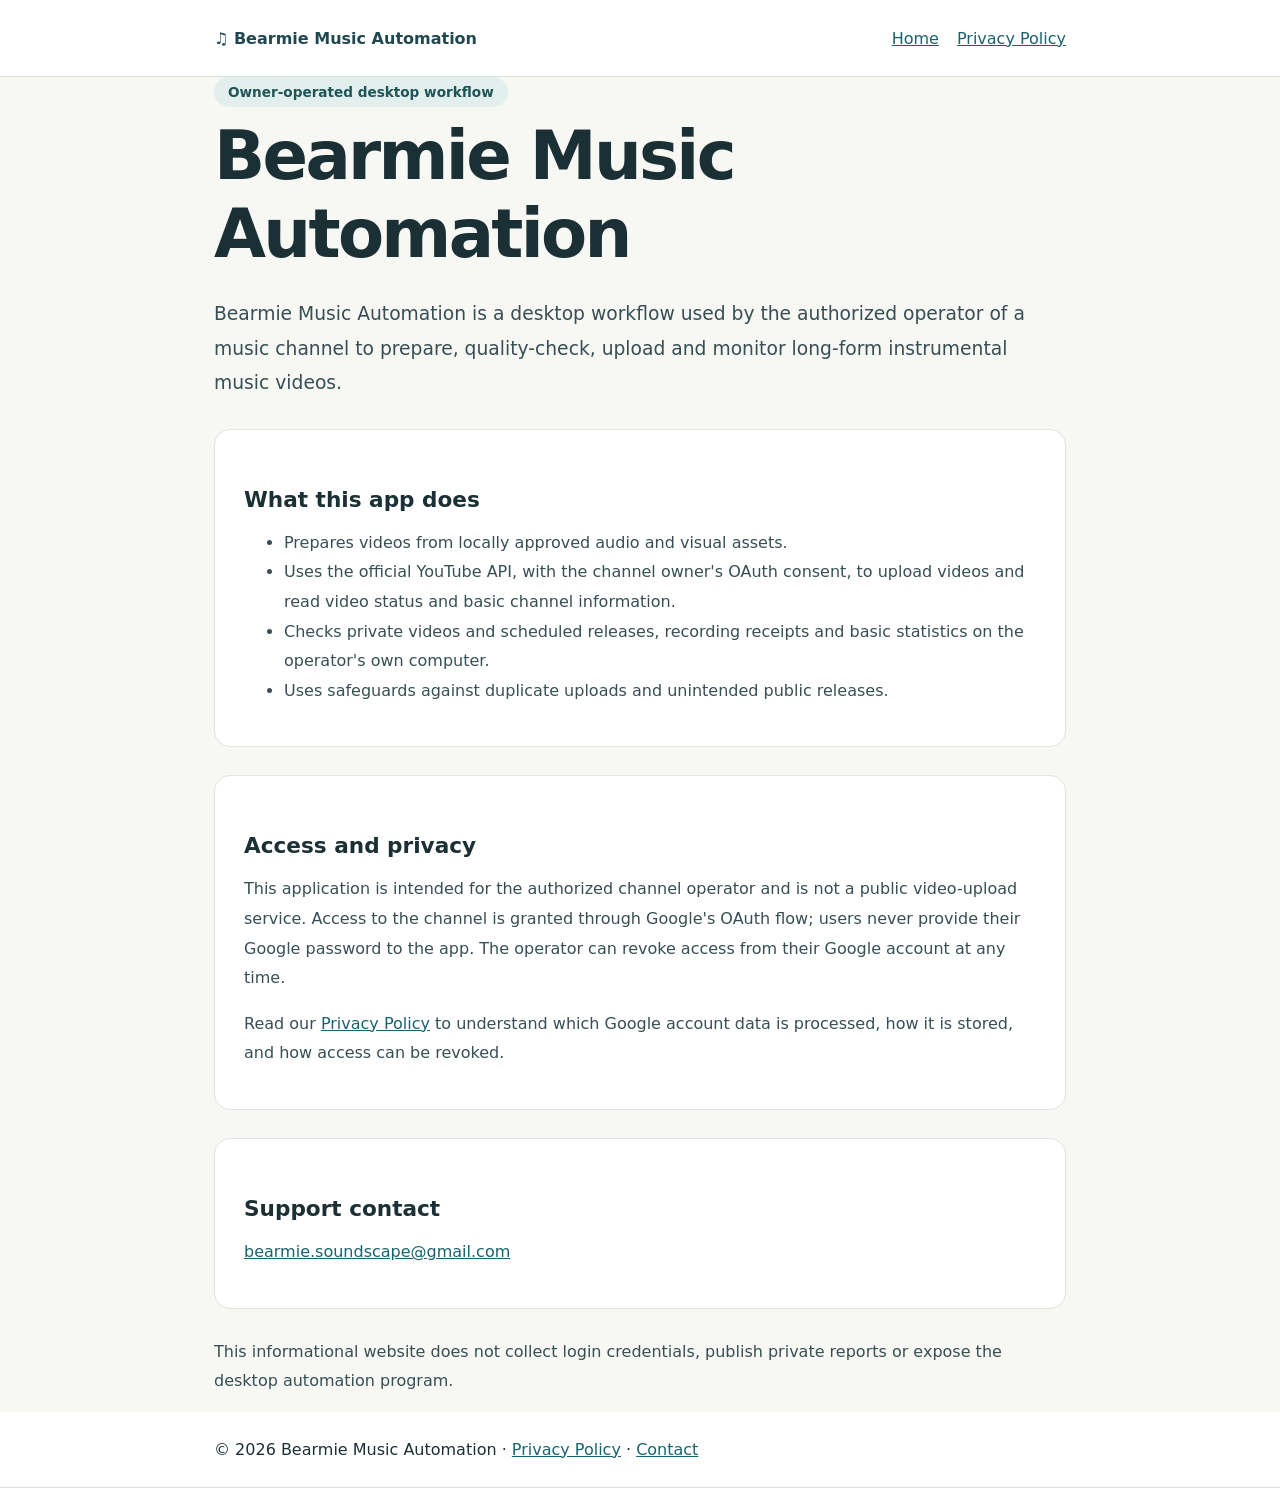
<file: index.html>
<!doctype html><html lang="en"><head><meta charset="utf-8"><meta name="viewport" content="width=device-width,initial-scale=1"><meta name="description" content="Bearmie Music Automation: owner-operated YouTube music-video management workflow."><title>Bearmie Music Automation</title><link rel="stylesheet" href="/style.css"></head><body>
<header><div class="wrap"><a class="brand" href="/">♫ Bearmie Music Automation</a><nav><a href="/">Home</a><a href="/privacy.html">Privacy Policy</a></nav></div></header><main class="wrap"><span class="tag">Owner-operated desktop workflow</span><h1>Bearmie Music Automation</h1><p class="lead">Bearmie Music Automation is a desktop workflow used by the authorized operator of a music channel to prepare, quality-check, upload and monitor long-form instrumental music videos.</p>
<section class="card"><h2>What this app does</h2><ul><li>Prepares videos from locally approved audio and visual assets.</li><li>Uses the official YouTube API, with the channel owner's OAuth consent, to upload videos and read video status and basic channel information.</li><li>Checks private videos and scheduled releases, recording receipts and basic statistics on the operator's own computer.</li><li>Uses safeguards against duplicate uploads and unintended public releases.</li></ul></section>
<section class="card"><h2>Access and privacy</h2><p>This application is intended for the authorized channel operator and is not a public video-upload service. Access to the channel is granted through Google's OAuth flow; users never provide their Google password to the app. The operator can revoke access from their Google account at any time.</p><p>Read our <a href="/privacy.html">Privacy Policy</a> to understand which Google account data is processed, how it is stored, and how access can be revoked.</p></section>
<section class="card"><h2>Support contact</h2><p><a href="mailto:bearmie.soundscape@gmail.com">bearmie.soundscape@gmail.com</a></p></section><p>This informational website does not collect login credentials, publish private reports or expose the desktop automation program.</p></main><footer><div class="wrap">© 2026 Bearmie Music Automation · <a href="/privacy.html">Privacy Policy</a> · <a href="mailto:bearmie.soundscape@gmail.com">Contact</a></div></footer></body></html>
</file>
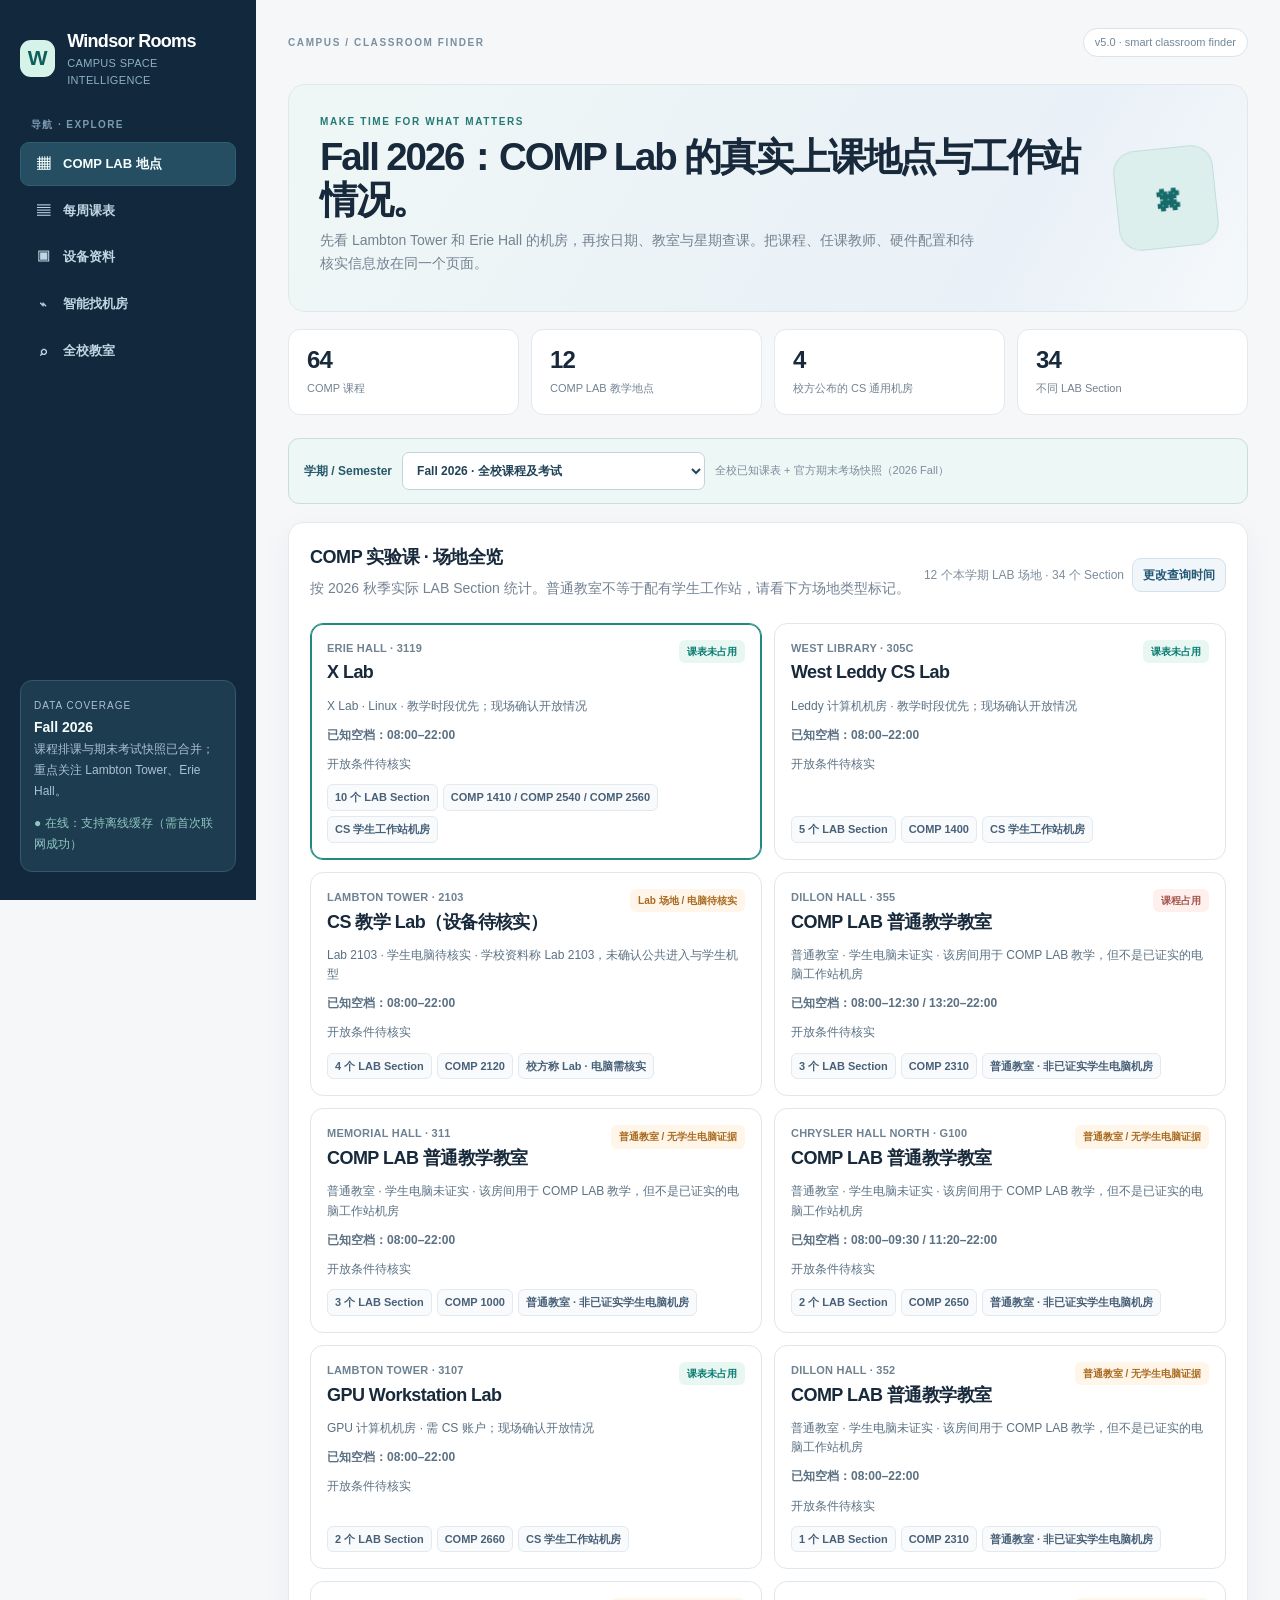
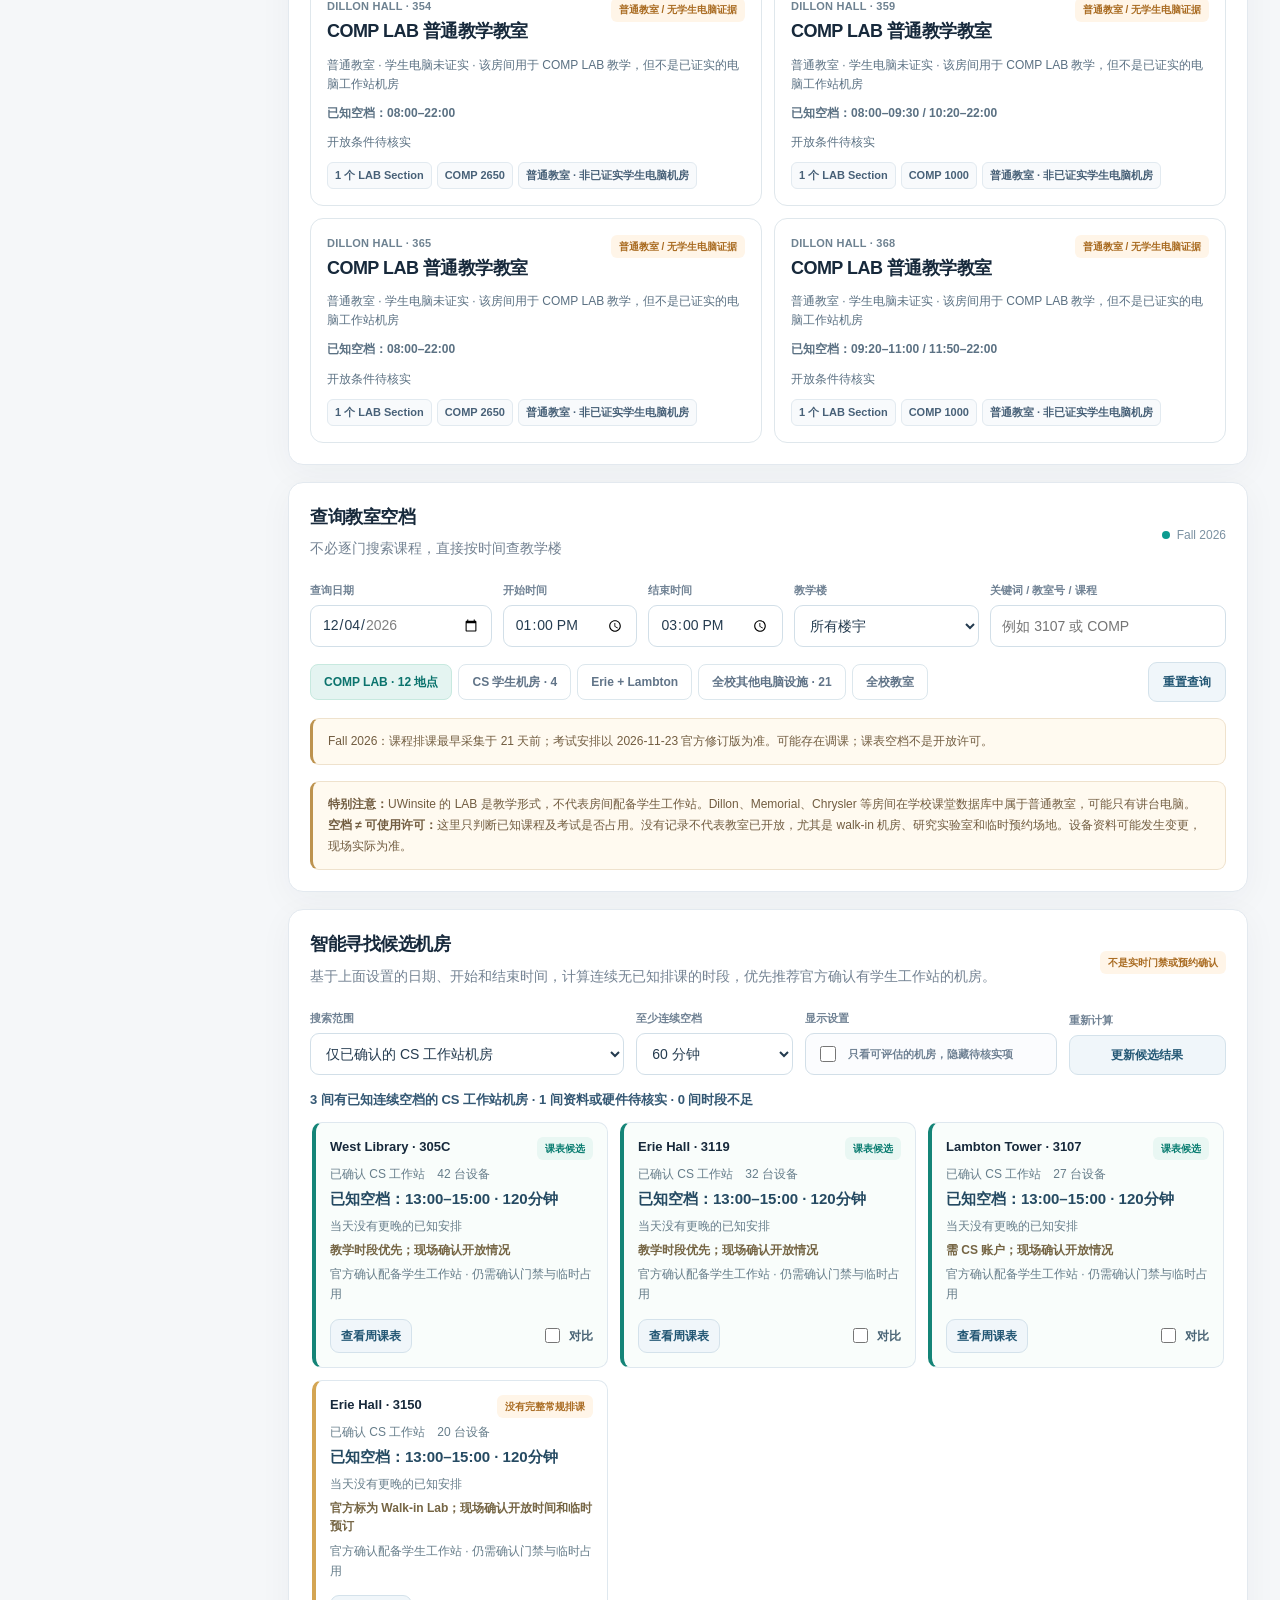
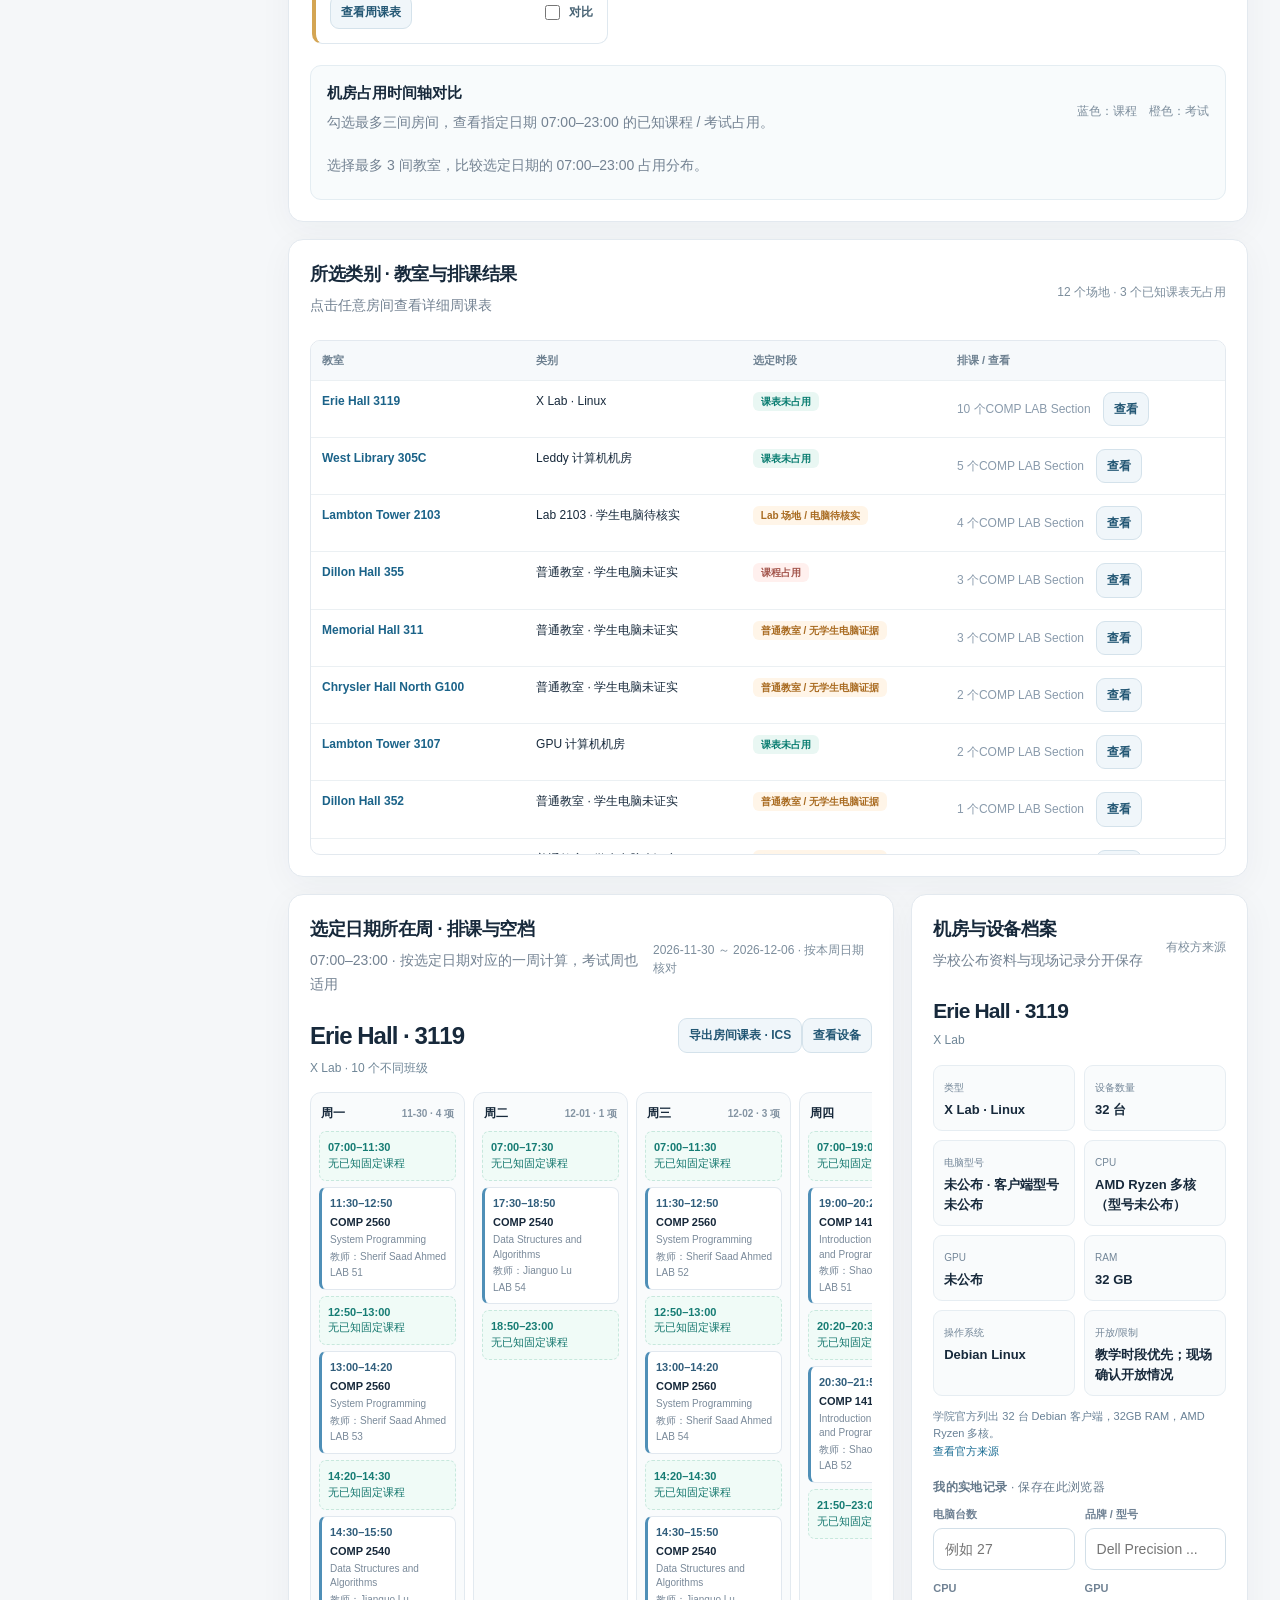
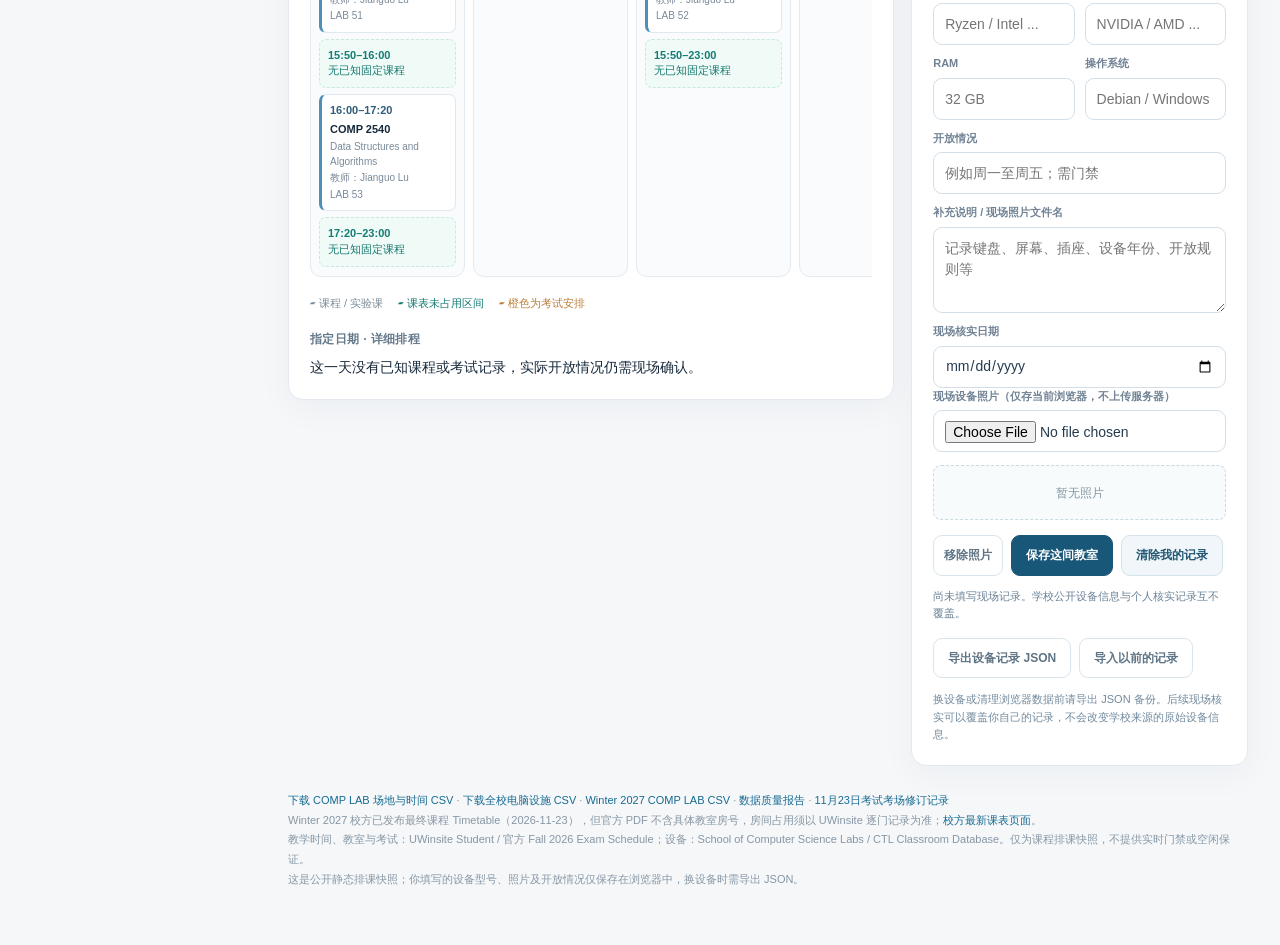
<file: windsor-rooms/index.html>
<!doctype html><html lang="zh-CN"><head>
<meta charset="utf-8"/><meta name="robots" content="noindex,nofollow"/><meta name="referrer" content="strict-origin-when-cross-origin"/><meta name="viewport" content="width=device-width,initial-scale=1"/>
<meta name="color-scheme" content="light"/><title>Windsor Rooms · 教室空档和电脑机房</title>
<link rel="stylesheet" href="./styles.css"/><link rel="manifest" href="./manifest.webmanifest"/><link rel="icon" type="image/svg+xml" href="./icon.svg"/><meta name="theme-color" content="#143a4e"/>
</head><body>
<div class="layout">
<aside class="sidebar">
 <div class="brand"><div class="brand-icon">W</div><div><div class="brand-name">Windsor Rooms</div><div class="brand-small">CAMPUS SPACE INTELLIGENCE</div></div></div>
 <nav><div class="nav-title">导航 · Explore</div>
 <button class="nav-link active" data-scroll="focus"><span class="mark">▦</span>COMP LAB 地点</button>
 <button class="nav-link" data-scroll="weekly"><span class="mark">▤</span>每周课表</button>
 <button class="nav-link" data-scroll="inventory"><span class="mark">▣</span>设备资料</button>
 <button class="nav-link" data-scroll="smartSearch"><span class="mark">⌁</span>智能找机房</button>
 <button class="nav-link" data-scroll="all"><span class="mark">⌕</span>全校教室</button>
 </nav>
 <div class="nav-note"><div style="font-size:10px;letter-spacing:.1em">DATA COVERAGE</div><strong><span id="navTerm">Fall 2026</span></strong><div>课程排课与期末考试快照已合并；重点关注 Lambton Tower、Erie Hall。</div><div style="margin-top:11px;color:#8fc6c1"><span id="offlineState">● 首次联网访问后，可缓存离线课表</span></div></div>
</aside>
<main class="workspace">
 <div class="topline"><span class="eyebrow">CAMPUS / CLASSROOM FINDER</span><span class="version">v5.0 · smart classroom finder</span></div>
 <div class="hero"><div><div class="eyebrow" style="color:#237a76">MAKE TIME FOR WHAT MATTERS</div><h1><span id="termHero">Fall 2026</span>：COMP Lab 的真实上课地点与工作站情况。</h1><p class="subtext">先看 Lambton Tower 和 Erie Hall 的机房，再按日期、教室与星期查课。把课程、任课教师、硬件配置和待核实信息放在同一个页面。</p></div><div class="hero-symbol">⌘</div></div>
 <div class="metrics">
  <div class="metric"><strong id="mCourses">—</strong><small>COMP 课程</small></div>
  <div class="metric"><strong id="mRooms">—</strong><small>COMP LAB 教学地点</small></div>
  <div class="metric"><strong id="mLabs">—</strong><small>校方公布的 CS 通用机房</small></div>
  <div class="metric"><strong id="mEvents">—</strong><small>不同 LAB Section</small></div>
 </div>
 <div class="term-switch"><label for="termPicker">学期 / Semester</label><select id="termPicker" aria-label="选择学期"><option value="fall2026">Fall 2026 · 全校课程及考试</option><option value="winter2027">Winter 2027 · COMP 课程地点（其他占用未知）</option></select><span id="coverageFlag" class="meta">加载课表中…</span></div>
 <section class="panel" id="focus">
  <div class="heading"><div><h2>COMP 实验课 · 场地全览</h2><p class="subtext" id="focusCaption">按 2026 秋季实际 LAB Section 统计。普通教室不等于配有学生工作站，请看下方场地类型标记。</p></div><div style="display:flex;gap:8px;align-items:center;flex-wrap:wrap"><span class="meta" id="focusCount"></span><button class="btn secondary tiny" id="jumpFilters">更改查询时间</button></div></div>
  <div class="lab-grid" id="labCards"></div>
 </section>
 <section class="panel" id="filters">
  <div class="heading"><div><h2>查询教室空档</h2><p class="subtext">不必逐门搜索课程，直接按时间查教学楼</p></div><div class="title-side"><i class="small-dot"></i><span id="termLabel">Fall 2026</span></div></div>
  <div class="filters">
   <div class="field"><label for="date">查询日期</label><input id="date" type="date" value="2026-11-13" min="2026-09-01" max="2026-12-22"/></div>
   <div class="field"><label for="from">开始时间</label><input id="from" type="time" value="13:00"/></div>
   <div class="field"><label for="to">结束时间</label><input id="to" type="time" value="15:00"/></div>
   <div class="field"><label for="building">教学楼</label><select id="building"></select></div>
   <div class="field"><label for="keyword">关键词 / 教室号 / 课程</label><input id="keyword" placeholder="例如 3107 或 COMP"/></div>
  </div>
  <div class="toolbar">
   <div class="segments" role="group" aria-label="房间范围">
    <button class="segment active" id="filterComp">COMP LAB · 12 地点</button>
    <button class="segment" id="filterLabs">CS 学生机房 · 4</button>
    <button class="segment" id="filterFocus">Erie + Lambton</button>
    <button class="segment" id="filterOther">全校其他电脑设施 · <span id="schoolLabCount">17</span></button>
    <button class="segment" id="filterAll">全校教室</button>
   </div>
   <button class="btn secondary" id="btnReset">重置查询</button>
  </div>
  <div class="notice" id="termValidity" role="status" aria-live="polite">正在核验课表覆盖范围…</div>
  <div class="notice" id="connectivityBanner" role="status" style="display:none"></div>
  <div class="notice"><b>特别注意：</b>UWinsite 的 LAB 是教学形式，不代表房间配备学生工作站。Dillon、Memorial、Chrysler 等房间在学校课堂数据库中属于普通教室，可能只有讲台电脑。<br><b>空档 ≠ 可使用许可：</b>这里只判断已知课程及考试是否占用。没有记录不代表教室已开放，尤其是 walk-in 机房、研究实验室和临时预约场地。设备资料可能发生变更，现场实际为准。</div>
 </section>
 <section class="panel" id="smartSearch">
  <div class="heading"><div><h2>智能寻找候选机房</h2><p class="subtext">基于上面设置的日期、开始和结束时间，计算连续无已知排课的时段，优先推荐官方确认有学生工作站的机房。</p></div><span class="pill caution">不是实时门禁或预约确认</span></div>
  <div class="smart-controls">
    <div class="field"><label for="smartScope">搜索范围</label><select id="smartScope"><option value="verified">仅已确认的 CS 工作站机房</option><option value="comp">12 个 COMP LAB 教学地点（含普通教室）</option><option value="facilities">全部已知电脑设施（含限制使用）</option><option value="all">全校已知房间（包括普通教室）</option></select></div>
    <div class="field"><label for="smartMin">至少连续空档</label><select id="smartMin"><option value="30">30 分钟</option><option value="45">45 分钟</option><option value="60" selected>60 分钟</option><option value="90">90 分钟</option><option value="120">120 分钟</option><option value="180">180 分钟</option></select></div>
    <div class="field"><label for="smartHideUncertain">显示设置</label><label class="smart-checkbox"><input type="checkbox" id="smartHideUncertain"/> 只看可评估的机房，隐藏待核实项</label></div>
    <div class="field"><label>重新计算</label><button id="smartRefresh" class="btn secondary" type="button">更新候选结果</button></div>
  </div>
  <div id="smartCount" aria-live="polite" class="smart-count"></div>
  <div id="smartResults" class="smart-grid"></div>
  <div class="smart-compare-wrap"><div class="heading"><div><h3>机房占用时间轴对比</h3><p class="subtext">勾选最多三间房间，查看指定日期 07:00–23:00 的已知课程 / 考试占用。</p></div><span class="meta">蓝色：课程　橙色：考试</span></div><div id="smartCompare"></div></div>
 </section>
 <section class="panel" id="all">
  <div class="heading"><div><h2>所选类别 · 教室与排课结果</h2><p class="subtext">点击任意房间查看详细周课表</p></div><span class="meta" id="allCount"></span></div>
  <div class="roomlist"><table><thead><tr><th>教室</th><th>类别</th><th>选定时段</th><th>排课 / 查看</th></tr></thead><tbody id="roomRows"></tbody></table></div>
 </section>
 <div class="two-col">
  <section class="panel" id="weekly">
   <div class="heading"><div><h2>选定日期所在周 · 排课与空档</h2><p class="subtext">07:00–23:00 · 按选定日期对应的一周计算，考试周也适用</p></div><span class="meta" id="weekCaption">星期一至日</span></div>
   <div class="section-intro"><div><div class="room-heading" id="selectedTitle">Erie Hall · 3119</div><div class="room-sub" id="selectedSub"></div></div><div class="actions" style="margin:0"><button class="btn secondary tiny" type="button" id="exportRoomICS">导出房间课表 · ICS</button><button class="btn secondary tiny" type="button" id="jumpSpecs">查看设备</button></div></div>
   <div class="week-scroll"><div class="week" id="weeklyGrid"></div></div>
   <div class="room-day-legend"><span>▰ 课程 / 实验课</span><span style="color:#167c74">▰ 课表未占用区间</span><span style="color:#ba7c35">▰ 橙色为考试安排</span></div>
   <div class="note-title">指定日期 · 详细排程</div><div class="cards" id="dateEvents"></div>
  </section>
  <section class="panel" id="inventory">
   <div class="heading"><div><h2>机房与设备档案</h2><p class="subtext">学校公布资料与现场记录分开保存</p></div><span class="meta" id="sourceFlag"></span></div>
   <div class="room-heading" style="font-size:21px" id="hardwareName"></div><div class="room-sub" id="hardwareSubtitle"></div>
   <div class="detail-row" id="officialSpecs"></div>
   <div class="source" id="officialSource"></div>
   <div class="note-title">我的实地记录 <span class="muted" style="font-weight:500">· 保存在此浏览器</span></div>
   <form id="hardwareForm">
    <div class="note-form">
     <div class="field"><label for="deviceCount">电脑台数</label><input id="deviceCount" placeholder="例如 27" inputmode="numeric"/></div>
     <div class="field"><label for="model">品牌 / 型号</label><input id="model" placeholder="Dell Precision ..."/></div>
     <div class="field"><label for="cpu">CPU</label><input id="cpu" placeholder="Ryzen / Intel ..."/></div>
     <div class="field"><label for="gpu">GPU</label><input id="gpu" placeholder="NVIDIA / AMD ..."/></div>
     <div class="field"><label for="memory">RAM</label><input id="memory" placeholder="32 GB"/></div>
     <div class="field"><label for="os">操作系统</label><input id="os" placeholder="Debian / Windows ..."/></div>
     <div class="field wide"><label for="access">开放情况</label><input id="access" placeholder="例如周一至周五；需门禁"/></div>
     <div class="field wide"><label for="notes">补充说明 / 现场照片文件名</label><textarea id="notes" rows="3" placeholder="记录键盘、屏幕、插座、设备年份、开放规则等"></textarea></div>
     <div class="field wide"><label for="checked">现场核实日期</label><input id="checked" type="date"/></div>
    </div>
    <div class="field wide"><label for="roomPhoto">现场设备照片（仅存当前浏览器，不上传服务器）</label><input id="roomPhoto" type="file" accept="image/jpeg,image/png,image/webp"/><div id="roomPhotoPreview" class="photo-preview">暂无照片</div></div>
    <div class="form-tools"><button type="button" id="photoClear" class="btn ghost tiny">移除照片</button><button type="submit" class="btn">保存这间教室</button><button type="button" class="btn secondary" id="clearNote">清除我的记录</button></div>
   </form>
   <div class="source" id="localStatus">数据仅保存在这个浏览器的本地存储中，不上传给学校。</div>
   <div class="form-tools"><button class="btn ghost" id="exportNotes">导出设备记录 JSON</button><button class="btn ghost" id="importNotes">导入以前的记录</button><input type="file" id="importFile" accept=".json,application/json" hidden/></div>
   <div class="info-note">换设备或清理浏览器数据前请导出 JSON 备份。后续现场核实可以覆盖你自己的记录，不会改变学校来源的原始设备信息。</div>
  </section>
 </div>
 <footer><a href="./comp-labs.csv" download>下载 COMP LAB 场地与时间 CSV</a> · <a href="./labs.csv" download>下载全校电脑设施 CSV</a> · <a href="./winter-comp-labs.csv" download>Winter 2027 COMP LAB CSV</a> · <a href="./quality.json" target="_blank" rel="noopener noreferrer">数据质量报告</a> · <a href="./exam-changes-20261123.json" target="_blank" rel="noopener noreferrer">11月23日考试考场修订记录</a><br>Winter 2027 校方已发布最终课程 Timetable（2026-11-23），但官方 PDF 不含具体教室房号，房间占用须以 UWinsite 逐门记录为准；<a href="https://www.uwindsor.ca/registrar/541/timetable-information" target="_blank" rel="noopener noreferrer">校方最新课表页面</a>。<br>教学时间、教室与考试：UWinsite Student / 官方 Fall 2026 Exam Schedule；设备：School of Computer Science Labs / CTL Classroom Database。仅为课程排课快照，不提供实时门禁或空闲保证。<br>这是公开静态排课快照；你填写的设备型号、照片及开放情况仅保存在浏览器中，换设备时需导出 JSON。</footer>
</main></div>
<div id="toast" role="status"></div>
<div id="loadStatus" style="position:fixed;bottom:24px;left:24px;background:white;padding:10px;border:1px solid #ddd;border-radius:9px;z-index:30">正在加载课程数据…</div>
<script>
(async function () {
 try {
  const requestedTerm=new URLSearchParams(location.search).get('term');
  const winter=requestedTerm==='winter2027';
  const dataFile=winter?'./winter2027.json.gz':'./data.json.gz';
  const response=await fetch(dataFile,{cache:'no-cache'});
  if(!response.ok) throw new Error('排课数据 HTTP '+response.status);
  const bytes=new Uint8Array(await response.arrayBuffer());
  const text=bytes[0]===31&&bytes[1]===139
   ? await new Response(new Blob([bytes]).stream().pipeThrough(new DecompressionStream('gzip'))).text()
   : new TextDecoder().decode(bytes);
  window.WD=JSON.parse(text);
  const picker=document.getElementById('termPicker');
  if(picker){
    picker.value=winter?'winter2027':'fall2026';
    picker.addEventListener('change',()=>{
      const url=new URL(location.href);
      if(picker.value==='winter2027')url.searchParams.set('term','winter2027');
      else url.searchParams.delete('term');
      location.assign(url.toString());
    });
  }
  const navTerm=document.getElementById('navTerm');if(navTerm)navTerm.textContent=window.WD.info.termName;
  const coverage=document.getElementById('coverageFlag');if(coverage)coverage.textContent=winter
    ? '部分覆盖：已核验 '+window.WD.info.verifiedDetailCOMPcourses+'/'+window.WD.info.indexedCOMPcourses+' 门 COMP 详情；其他学科及考试未覆盖'
    : '全校已知课表 + 官方期末考场快照（2026 Fall）';
  const s=document.createElement('script');s.src='./app.js';
  s.onerror=()=>{document.getElementById('loadStatus').textContent='程序载入失败，请刷新网页';};
  s.onload=()=>{
   const smart=document.createElement('script');smart.src='./smart.js';
   smart.onerror=()=>{document.getElementById('loadStatus').textContent='智能查询模块载入失败';};
   smart.onload=()=>{
    const label=document.getElementById('termValidity'),info=window.WD?.info;
    if(label&&info){
      const now=new Intl.DateTimeFormat('en-CA',{timeZone:'America/Toronto',year:'numeric',month:'2-digit',day:'2-digit'}).format(new Date());
      const days=Math.max(0,Math.floor((Date.now()-Date.parse(info.sourceCapturedAt||info.generatedAt))/86400000));
      const name=info.termName||'当前学期';
      label.textContent=info.coverage==='COMP_ONLY'
        ? name+' 当前仅为 COMP 专项课表：已核验 '+info.verifiedDetailCOMPcourses+'/'+info.indexedCOMPcourses+' 门课程。其他院系课程和考试占用未知；不可判断教室真正空闲。'
        : info.termEnd&&now>info.termEnd
        ? name+' 已结束：此网站保留历史排课供查询，请勿据此判断新学期教室空闲。'
        : days>=7?name+'：课程排课最早采集于 '+days+' 天前'+(info.examSourceDate?'；考试安排以 '+info.examSourceDate+' 官方修订版为准':'')+'。可能存在调课；课表空档不是开放许可。'
        : name+'：课表快照已加载，未见排课也不代表有门禁使用权限。';
    }
    const updateConnection=()=>{
      const offline=!navigator.onLine;
      const state=document.getElementById('offlineState'),banner=document.getElementById('connectivityBanner');
      if(state)state.textContent=offline?'● 离线：只能使用本机已缓存课表':'● 在线：支持离线缓存（需首次联网成功）';
      if(banner){banner.style.display=offline?'block':'none';if(offline)banner.textContent='离线模式：仅查看上次缓存的课程和考试记录。门禁、临时安排与新学期更新不可验证。';}
    };
    window.addEventListener('online',updateConnection);window.addEventListener('offline',updateConnection);updateConnection();
    if('serviceWorker' in navigator && location.protocol==='https:'){
      navigator.serviceWorker.register('./sw.js',{scope:'./'}).catch(err=>{
        const state=document.getElementById('offlineState');if(state)state.textContent='● 离线缓存注册失败；请保持网络连接';
        console.warn('Windsor Rooms offline cache setup',err.message);
      });
    }else if('serviceWorker' in navigator && ['localhost','127.0.0.1'].includes(location.hostname)){
      navigator.serviceWorker.register('./sw.js',{scope:'./'}).catch(()=>{});
    }
    document.getElementById('loadStatus')?.remove();
   };
   document.body.append(smart);
  };
  document.body.append(s);
 } catch(e){let el=document.getElementById('loadStatus');if(el){el.textContent='数据加载失败：'+e.message;el.style.color='#b94037';}}
})();
</script>
</body></html>
</file>
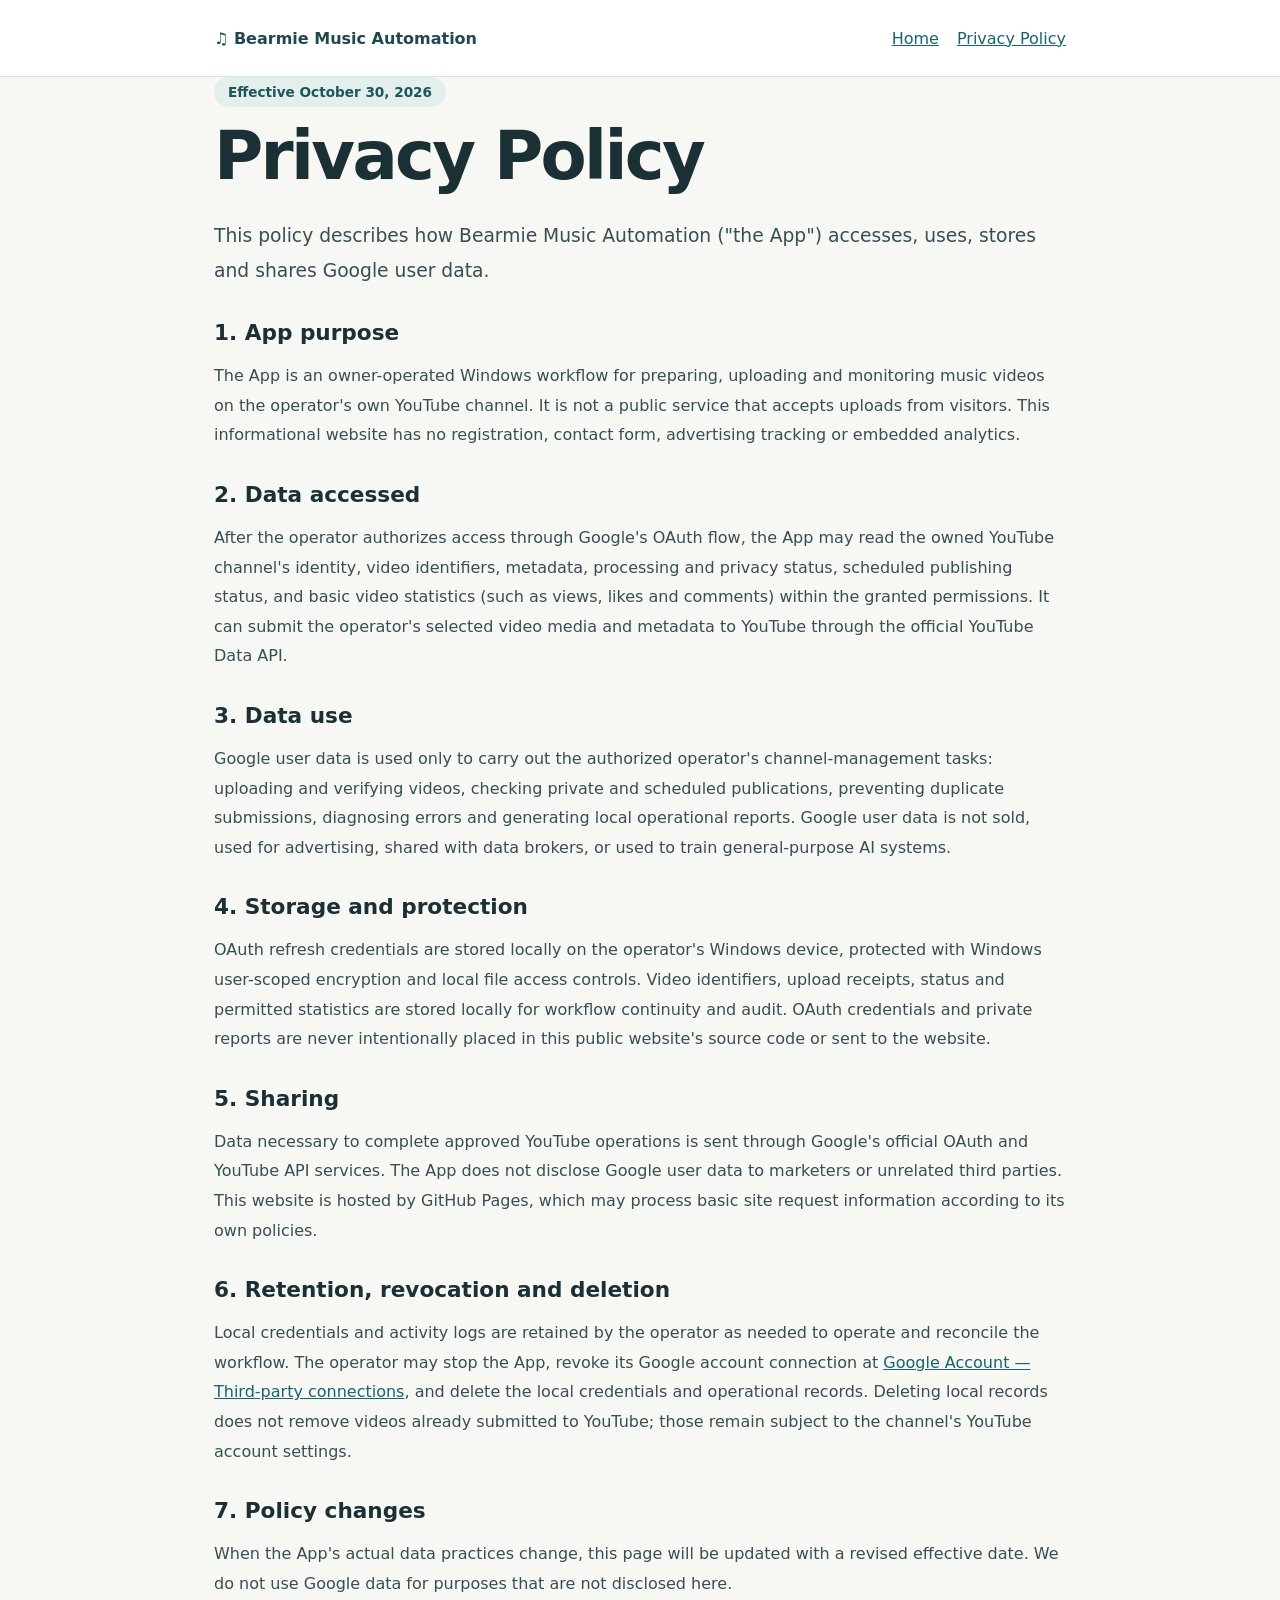
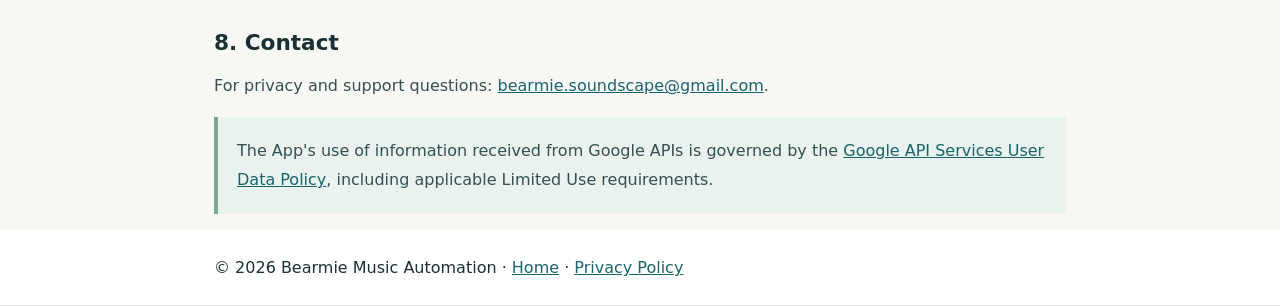
<file: privacy.html>
<!doctype html><html lang="en"><head><meta charset="utf-8"><meta name="viewport" content="width=device-width,initial-scale=1"><meta name="description" content="Bearmie Music Automation privacy policy and YouTube API data practices."><title>Privacy Policy · Bearmie Music Automation</title><link rel="stylesheet" href="/style.css"></head><body>
<header><div class="wrap"><a class="brand" href="/">♫ Bearmie Music Automation</a><nav><a href="/">Home</a><a href="/privacy.html">Privacy Policy</a></nav></div></header>
<main class="wrap"><span class="tag">Effective October 30, 2026</span><h1>Privacy Policy</h1><p class="lead">This policy describes how Bearmie Music Automation ("the App") accesses, uses, stores and shares Google user data.</p>
<h2>1. App purpose</h2><p>The App is an owner-operated Windows workflow for preparing, uploading and monitoring music videos on the operator's own YouTube channel. It is not a public service that accepts uploads from visitors. This informational website has no registration, contact form, advertising tracking or embedded analytics.</p>
<h2>2. Data accessed</h2><p>After the operator authorizes access through Google's OAuth flow, the App may read the owned YouTube channel's identity, video identifiers, metadata, processing and privacy status, scheduled publishing status, and basic video statistics (such as views, likes and comments) within the granted permissions. It can submit the operator's selected video media and metadata to YouTube through the official YouTube Data API.</p>
<h2>3. Data use</h2><p>Google user data is used only to carry out the authorized operator's channel-management tasks: uploading and verifying videos, checking private and scheduled publications, preventing duplicate submissions, diagnosing errors and generating local operational reports. Google user data is not sold, used for advertising, shared with data brokers, or used to train general-purpose AI systems.</p>
<h2>4. Storage and protection</h2><p>OAuth refresh credentials are stored locally on the operator's Windows device, protected with Windows user-scoped encryption and local file access controls. Video identifiers, upload receipts, status and permitted statistics are stored locally for workflow continuity and audit. OAuth credentials and private reports are never intentionally placed in this public website's source code or sent to the website.</p>
<h2>5. Sharing</h2><p>Data necessary to complete approved YouTube operations is sent through Google's official OAuth and YouTube API services. The App does not disclose Google user data to marketers or unrelated third parties. This website is hosted by GitHub Pages, which may process basic site request information according to its own policies.</p>
<h2>6. Retention, revocation and deletion</h2><p>Local credentials and activity logs are retained by the operator as needed to operate and reconcile the workflow. The operator may stop the App, revoke its Google account connection at <a href="https://myaccount.google.com/connections" rel="noopener noreferrer">Google Account — Third-party connections</a>, and delete the local credentials and operational records. Deleting local records does not remove videos already submitted to YouTube; those remain subject to the channel's YouTube account settings.</p>
<h2>7. Policy changes</h2><p>When the App's actual data practices change, this page will be updated with a revised effective date. We do not use Google data for purposes that are not disclosed here.</p>
<h2>8. Contact</h2><p>For privacy and support questions: <a href="mailto:bearmie.soundscape@gmail.com">bearmie.soundscape@gmail.com</a>.</p>
<p class="note">The App's use of information received from Google APIs is governed by the <a href="https://developers.google.com/terms/api-services-user-data-policy" rel="noopener noreferrer">Google API Services User Data Policy</a>, including applicable Limited Use requirements.</p></main><footer><div class="wrap">© 2026 Bearmie Music Automation · <a href="/">Home</a> · <a href="/privacy.html">Privacy Policy</a></div></footer></body></html>
</file>
<file: style.css>
:root{font-family:system-ui,-apple-system,"Segoe UI",sans-serif;background:#f7f7f4;color:#1b3035}*{box-sizing:border-box}body{margin:0}a{color:#19636e}header,footer{background:#fff;border-bottom:1px solid #dce2dd}.wrap{max-width:900px;padding:0 24px;margin:auto}header .wrap{display:flex;align-items:center;justify-content:space-between;min-height:76px;gap:20px}nav{display:flex;gap:18px}.brand{font-weight:750;text-decoration:none;color:#204850}main{padding-top:70px;padding-bottom:85px}h1{font-size:clamp(2.4rem,7vw,4.2rem);letter-spacing:-.04em;margin:10px 0 24px}h2{font-size:1.35rem;margin:32px 0 10px}p,li{color:#374f54;line-height:1.85}p.lead{font-size:1.17rem}.tag{display:inline-block;border-radius:50px;background:#e3efec;color:#1e5559;padding:7px 14px;font-size:.85rem;font-weight:650}.card{background:#fff;padding:25px 29px;border:1px solid #dde7e1;border-radius:16px;margin:28px 0}.note{background:#e9f2ec;padding:19px;border-left:4px solid #7ca596}footer .wrap{padding:24px;line-height:1.7}@media(max-width:540px){header .wrap{flex-direction:column;align-items:flex-start;padding:20px 24px}main{padding-top:40px}.card{padding:20px}}
</file>
<file: windsor-rooms/styles.css>
:root{--bg:#f5f7f9;--paper:#fff;--ink:#17293b;--muted:#738292;--line:#e3e9ef;--teal:#0e817b;--teal-lite:#e9f7f3;--navy:#173a56;--blue-lite:#eff5fb;--amber:#a96b21;--amber-lite:#fff5e8;--red:#a3544b;--red-lite:#fff0ee;--shadow:0 8px 34px rgba(33,50,72,.045)}*{box-sizing:border-box}
html{scroll-behavior:smooth}body{margin:0;font:14px/1.52 -apple-system,BlinkMacSystemFont,"Segoe UI","Microsoft Yahei",sans-serif;color:var(--ink);background:var(--bg)}button,input,select,textarea{font:inherit}button{cursor:pointer}a{color:#176b92;text-decoration:none}a:hover{text-decoration:underline}button:focus-visible,input:focus-visible,select:focus-visible,textarea:focus-visible{outline:3px solid #9ecfcf;outline-offset:2px}
.layout{min-height:100vh;display:grid;grid-template-columns:256px minmax(0,1fr)}
aside.sidebar{background:#12293d;color:#d2e3ee;padding:28px 20px;display:flex;flex-direction:column;gap:28px;position:sticky;top:0;height:100vh;overflow:auto}
.brand{display:flex;align-items:center;gap:12px}.brand-icon{width:37px;height:37px;border-radius:11px;background:#d6f3e9;color:#0d5f5a;display:grid;place-items:center;font-size:21px;font-weight:900}.brand-name{font-weight:800;font-size:18px;letter-spacing:-.04em;color:#fff}.brand-small{font-size:11px;color:#8eafc6;letter-spacing:.03em}
.nav-title{color:#7c9ab0;text-transform:uppercase;letter-spacing:.14em;font-size:10px;font-weight:800;margin:0 0 10px 11px}
.nav-link{width:100%;padding:11px 12px;background:transparent;border:1px solid transparent;text-align:left;color:#c0d5e4;border-radius:9px;display:flex;align-items:center;gap:10px;font-size:13px;font-weight:680;margin:3px 0}
.nav-link span.mark{font-size:13px;width:20px;display:inline-grid;place-items:center}.nav-link.active{background:#254e62;color:#f6fffe;border-color:#315e70}.nav-link:hover{background:#1d4258;color:white}
.nav-note{margin-top:auto;padding:16px 13px;background:#1e3c50;border:1px solid #365669;border-radius:12px;font-size:12px;color:#aac1d1;line-height:1.75}.nav-note strong{color:#f3fcfa;font-size:14px}
main.workspace{min-width:0;padding:28px 32px 55px;max-width:1570px;width:100%;margin:0 auto}
.topline{display:flex;align-items:center;justify-content:space-between;gap:12px;margin-bottom:27px}
.eyebrow{font-size:10px;letter-spacing:.16em;color:#7890a2;font-weight:800;text-transform:uppercase}.version{font-size:11px;color:#718799;border:1px solid #d7e4ee;border-radius:100px;padding:5px 11px;background:#fff}
h1{letter-spacing:-.055em;font-size:clamp(28px,3vw,43px);margin:6px 0 7px;font-weight:820;line-height:1.13}h2{font-size:18px;letter-spacing:-.025em;margin:0}h3{font-size:15px;margin:0}p{margin:6px 0}.subtext{color:var(--muted);line-height:1.68}
.hero{display:flex;justify-content:space-between;align-items:center;gap:15px;background:linear-gradient(120deg,#eff7f6 0%,#e9f0f7 75%,#f6f9fb 100%);border-radius:17px;padding:29px 31px;border:1px solid #deeae9}
.hero p{font-size:14px;max-width:660px}.hero-symbol{width:100px;height:100px;border-radius:22px;border:1px solid rgba(22,117,118,.14);background:#dcefed;color:#176a6a;font-weight:800;font-size:47px;display:grid;place-items:center;transform:rotate(-6deg);flex-shrink:0}
.metrics{display:grid;grid-template-columns:repeat(4,minmax(0,1fr));gap:12px;margin:17px 0 23px}.metric{padding:17px 18px;border:1px solid var(--line);border-radius:12px;background:var(--paper);min-width:0}.metric strong{font-size:24px;display:block;line-height:1.1;letter-spacing:-.04em}.metric small{color:var(--muted);display:block;margin-top:7px;font-size:11px}
.panel{background:#fff;border:1px solid var(--line);border-radius:15px;padding:21px;box-shadow:var(--shadow);margin-top:17px}
.heading{display:flex;justify-content:space-between;gap:12px;align-items:center;margin-bottom:16px}.heading small{color:var(--muted);font-size:12px}
.filters{display:grid;grid-template-columns:1.08fr .8fr .8fr 1.1fr 1.4fr;gap:11px}.field{display:grid;gap:6px;min-width:0}.field label{font-size:11px;font-weight:750;color:#708294}.field input,.field select,.field textarea{background:white;border:1px solid #d2dfe8;border-radius:9px;padding:10px 11px;color:#243b4f;height:42px;min-width:0;width:100%}.field textarea{height:auto;min-height:80px;resize:vertical}
.toolbar{display:flex;gap:8px;align-items:center;justify-content:space-between;flex-wrap:wrap;margin-top:15px}.segments{display:flex;flex-wrap:wrap;gap:6px}
.segment{padding:8px 13px;border-radius:8px;border:1px solid #dce7ed;color:#617488;background:#fff;font-size:12px;font-weight:750}.segment.active{background:#e4f4f1;border-color:#c7e9df;color:#0b736d}
.btn{border-radius:9px;background:#185778;border:1px solid #185778;color:white;font-weight:750;padding:10px 14px;font-size:12px;display:inline-flex;align-items:center;justify-content:center;gap:7px}.btn.secondary{color:#235774;border-color:#d4e2eb;background:#f0f6fa}.btn.ghost{background:white;color:#5f7586;border-color:#d9e4eb}.btn.tiny{padding:7px 10px}
.notice{padding:12px 15px;background:#fffaf0;border:1px solid #efe2cd;border-left:3px solid #bd934f;border-radius:9px;font-size:12px;line-height:1.75;color:#725d41;margin-top:16px}
.title-side{display:flex;align-items:center;gap:7px;color:#7b91a2;font-size:12px}.small-dot{width:8px;height:8px;border-radius:50%;background:#0c9b90}
.lab-grid{display:grid;grid-template-columns:repeat(2,minmax(0,1fr));gap:12px}.lab-card{padding:16px;border:1px solid #dfe7ec;background:#fff;border-radius:13px;cursor:pointer;transition:transform .13s,border-color .13s,box-shadow .13s;display:flex;flex-direction:column;gap:10px;min-height:182px}.lab-card:hover{transform:translateY(-2px);border-color:#a7cfca;box-shadow:0 8px 25px #173e560d}.lab-card.selected{border-color:#208a81;box-shadow:inset 0 0 0 1px #208a81}
.lab-head{display:flex;align-items:start;justify-content:space-between;gap:10px}.location{font-size:11px;font-weight:800;color:#6e8291;letter-spacing:.02em}.lab-name{font-size:18px;letter-spacing:-.03em;font-weight:790;margin-top:3px}
.pill{padding:4px 8px;border-radius:6px;background:#eff3f6;color:#68798b;font-weight:760;font-size:10px;white-space:nowrap}.pill.good{background:var(--teal-lite);color:#087c70}.pill.busy{background:var(--red-lite);color:var(--red)}.pill.caution{background:var(--amber-lite);color:var(--amber)}
.lab-sub{font-size:12px;color:#5b7183;line-height:1.6}.spec-chips{display:flex;gap:5px;flex-wrap:wrap;margin-top:auto}.spec-chips b{font-weight:620;border:1px solid #e2eaf0;background:#f8fafc;border-radius:6px;padding:4px 7px;font-size:11px;color:#486178}
.two-col{display:grid;grid-template-columns:minmax(0,1.8fr) minmax(320px,1fr);gap:17px;align-items:start}.two-col .panel{margin-top:17px}
.section-intro{display:flex;justify-content:space-between;align-items:start;gap:10px}.meta{font-size:12px;color:#7c8d9c}
.room-heading{font-size:24px;font-weight:820;letter-spacing:-.04em}.room-sub{font-size:12px;color:#6f8697;margin-top:4px}
.week-scroll{overflow:auto;margin-top:15px}.week{display:grid;grid-template-columns:repeat(7,minmax(155px,1fr));gap:8px;min-width:1100px;padding-bottom:5px}
.day{border:1px solid #e3eaf0;border-radius:11px;background:#f9fbfc;padding:9px 8px;min-width:0}.day.current{border-color:#79b1ae;background:#f1fbf8}.dayname{display:flex;justify-content:space-between;align-items:center;font-size:12px;font-weight:800;margin:2px 2px 9px}.dayname small{font-size:10px;color:#8494a3}.slot{padding:8px;border:1px solid #e1e8ef;border-left:3px solid #4f8fb7;border-radius:7px;background:#fff;margin-top:6px;font-size:11px;line-height:1.45}.slot .when{font-weight:800;color:#315e7c}.slot .course{font-weight:740;font-size:11px;margin-top:3px}.slot .teacher{font-size:10px;color:#7a8a9a;margin-top:2px}.slot.free{border:1px dashed #c7e8dd;background:#f0fbf7;color:#16786f}.slot.free .when{color:#167c74}.slot.exam{border-left-color:#e39a52;background:#fffaf1}
.room-day-legend{display:flex;gap:15px;margin-top:13px;font-size:11px;color:#7b8d9c;flex-wrap:wrap}
.detail-row{display:grid;grid-template-columns:1fr 1fr;gap:9px;margin-top:16px}.detail-cell{border:1px solid #e6edf2;background:#f9fbfc;border-radius:9px;padding:10px}.detail-cell b{font-size:13px;display:block;margin-top:3px;overflow-wrap:anywhere}.detail-cell small{font-size:10px;color:#738698}
.note-title{font-size:12px;font-weight:800;color:#65798b;letter-spacing:.03em;margin:18px 0 9px}.source{font-size:11px;line-height:1.6;color:#698196;margin-top:12px}
.note-form{display:grid;grid-template-columns:repeat(2,minmax(0,1fr));gap:10px}.note-form .field.wide{grid-column:1/-1}.form-tools{display:flex;flex-wrap:wrap;gap:8px;margin:15px 0 2px}
.info-note{font-size:11px;color:#71899c;line-height:1.6;margin-top:13px}
.roomlist{max-height:515px;overflow:auto;border:1px solid var(--line);border-radius:10px}.roomlist table{border-collapse:collapse;width:100%;font-size:12px}th,td{text-align:left;border-bottom:1px solid #ebf0f3;padding:11px;vertical-align:top}th{position:sticky;top:0;background:#f6f9fb;color:#6d8090;font-size:11px;z-index:1}.link-room{border:0;background:transparent;text-align:left;color:#1b6389;font-weight:760;padding:0}.dim{color:#8a9bac}
#toast{position:fixed;bottom:25px;right:24px;padding:12px 15px;background:#193b4b;color:#fff;border-radius:10px;box-shadow:0 6px 18px #1b334030;display:none;z-index:100;font-size:12px}
footer{font-size:11px;color:#8797a4;line-height:1.8;margin:25px 0 0}
@media(max-width:1230px){.layout{grid-template-columns:205px minmax(0,1fr)}aside.sidebar{padding:25px 13px}main.workspace{padding:24px 21px}.filters{grid-template-columns:repeat(3,minmax(0,1fr))}.two-col{grid-template-columns:1fr}.lab-grid{grid-template-columns:repeat(2,minmax(0,1fr))}}
@media(max-width:800px){.layout{display:block}.sidebar{height:auto!important;position:static!important;display:flex!important;flex-direction:row!important;align-items:center!important;flex-wrap:wrap!important;padding:13px!important;gap:13px!important}.sidebar .nav-note,.sidebar .nav-title{display:none}.sidebar nav{display:flex;gap:5px;flex-wrap:wrap}.nav-link{width:auto;padding:7px 10px;margin:0;font-size:11px}.nav-link span.mark{width:auto}.brand-name{font-size:16px}main.workspace{padding:18px 13px}.hero{padding:19px}.hero-symbol{display:none}.metrics{grid-template-columns:repeat(2,minmax(0,1fr))}.filters{grid-template-columns:repeat(2,minmax(0,1fr))}.lab-grid{grid-template-columns:1fr}}
@media(max-width:400px){.filters{grid-template-columns:1fr}.note-form{grid-template-columns:1fr}.note-form .field.wide{grid-column:auto}.metrics{gap:7px}.metric{padding:13px}}
.event-card{border:1px solid #e5ecf1;border-left:3px solid #4b8faf;border-radius:9px;padding:12px;background:#fbfcfe;font-size:12px;line-height:1.6}.event-card .when{font-size:13px;font-weight:800;color:#2a5a7b;margin-bottom:5px}.event-card .description{font-size:13px;font-weight:720}.event-card .muted{color:#78899a}.event-card .pill{margin-left:7px}
/* Narrow-screen containment: the weekly board scrolls inside its own panel. */
.two-col{min-width:0}.two-col>.panel{min-width:0;max-width:100%;overflow:hidden}.week-scroll{width:100%;max-width:100%;min-width:0;overflow-x:auto;overscroll-behavior-inline:contain}
@media(max-width:1230px){.two-col{grid-template-columns:minmax(0,1fr)}}
@media(max-width:800px){.workspace{min-width:0;max-width:100vw;overflow-x:clip}.panel{max-width:100%;min-width:0}.topline{min-width:0}.hero{min-width:0}.heading{min-width:0}.roomlist{max-width:100%;overflow-x:auto}}
/* Smart finder */
.smart-controls{display:grid;grid-template-columns:minmax(180px,2fr) minmax(140px,1fr) minmax(205px,1.6fr) minmax(130px,1fr);gap:12px;align-items:end}
.smart-checkbox{display:flex;align-items:center;gap:9px;border:1px solid #d2dfe8;border-radius:9px;min-height:42px;padding:8px 10px;background:#fbfcfe;color:#4a6575;font-weight:550;cursor:pointer;font-size:12px}.smart-checkbox input{width:16px;height:16px;accent-color:#187e76}
.smart-count{font-size:13px;color:#335773;font-weight:750;margin:15px 0 10px}.smart-grid{display:grid;grid-template-columns:repeat(auto-fill,minmax(245px,1fr));gap:12px;max-height:680px;overflow-y:auto;padding:2px 2px 4px}
.smart-card{border:1px solid #dfe8ef;border-left:4px solid #d4a553;border-radius:10px;padding:14px;background:#fff;display:grid;gap:5px;align-content:start;min-width:0}.smart-card.smart-positive{border-left-color:#148477;background:#f9fdfb}.smart-card.smart-busy{border-left-color:#a9b9c5;background:#fafbfd}.smart-head{display:flex;align-items:start;gap:8px;justify-content:space-between}.smart-head b{font-size:13px}.smart-card p{font-size:12px;color:#667d8a;margin:0}.smart-gap{font-size:15px;color:#254a62;font-weight:790}.smart-card .smart-caution{font-weight:680;color:#756544}.smart-actions{display:flex;flex-wrap:wrap;align-items:center;justify-content:space-between;gap:8px;margin-top:9px}.smart-compare{display:flex;align-items:center;gap:6px;font-size:12px;font-weight:680;color:#496475;cursor:pointer}.smart-compare input{accent-color:#167e77;width:15px;height:15px}
.smart-compare-wrap{margin-top:17px;padding:16px;border:1px solid #e4edf2;border-radius:11px;background:#f8fbfc}.smart-compare-wrap .heading{margin-bottom:13px}.compare-times{display:flex;justify-content:space-between;margin:0 2px 8px;color:#6a7c8f;font-size:11px}.compare-row{padding:10px;border:1px solid #e0e8ed;background:#fff;border-radius:9px;margin-top:8px;display:grid;grid-template-columns:minmax(130px,1fr) minmax(80px,.8fr) minmax(180px,2.6fr);align-items:center;gap:8px;font-size:12px}.compare-row>b{font-weight:780}.compare-row>span{color:#6e8494}.compare-track{height:22px;background:#e4eff0;border-radius:5px;position:relative;overflow:hidden;min-width:180px}.compare-busy{position:absolute;top:3px;bottom:3px;min-width:2px;background:#4387aa;border-radius:2px}.compare-busy.exam{background:#de9853}.compare-row>.subtext{grid-column:1/-1;font-size:11px}
@media(max-width:850px){.smart-controls{grid-template-columns:repeat(2,minmax(0,1fr))}.compare-row{grid-template-columns:1fr 1fr}.compare-track{grid-column:1/-1}}
@media(max-width:480px){.smart-controls{grid-template-columns:1fr}.smart-grid{grid-template-columns:1fr;max-height:620px}.smart-compare-wrap{padding:10px}.compare-row{grid-template-columns:1fr}.compare-row>.subtext{grid-column:auto}}
.photo-preview{margin-top:7px;border:1px dashed #c7dbe2;border-radius:8px;background:#f8fbfc;padding:12px;text-align:center;font-size:12px;color:#8297a3;min-height:55px;display:grid;place-items:center;overflow:hidden}
/* Semester switching and explicit partial coverage */
.term-switch{display:flex;flex-wrap:wrap;gap:10px;align-items:center;margin:10px 0 18px;padding:13px 15px;border:1px solid #c8dde0;border-radius:11px;background:#edf7f6}
.term-switch label{font-size:12px;font-weight:760;color:#275969}.term-switch select{min-width:200px;max-width:100%;min-height:38px;border:1px solid #c2d4d9;border-radius:7px;background:white;padding:6px 10px;font-size:12px;font-weight:650;color:#224456}.term-switch .meta{white-space:normal;font-size:11px}
@media(max-width:480px){.term-switch{align-items:stretch}.term-switch select{flex:1 1 100%}}
</file>
